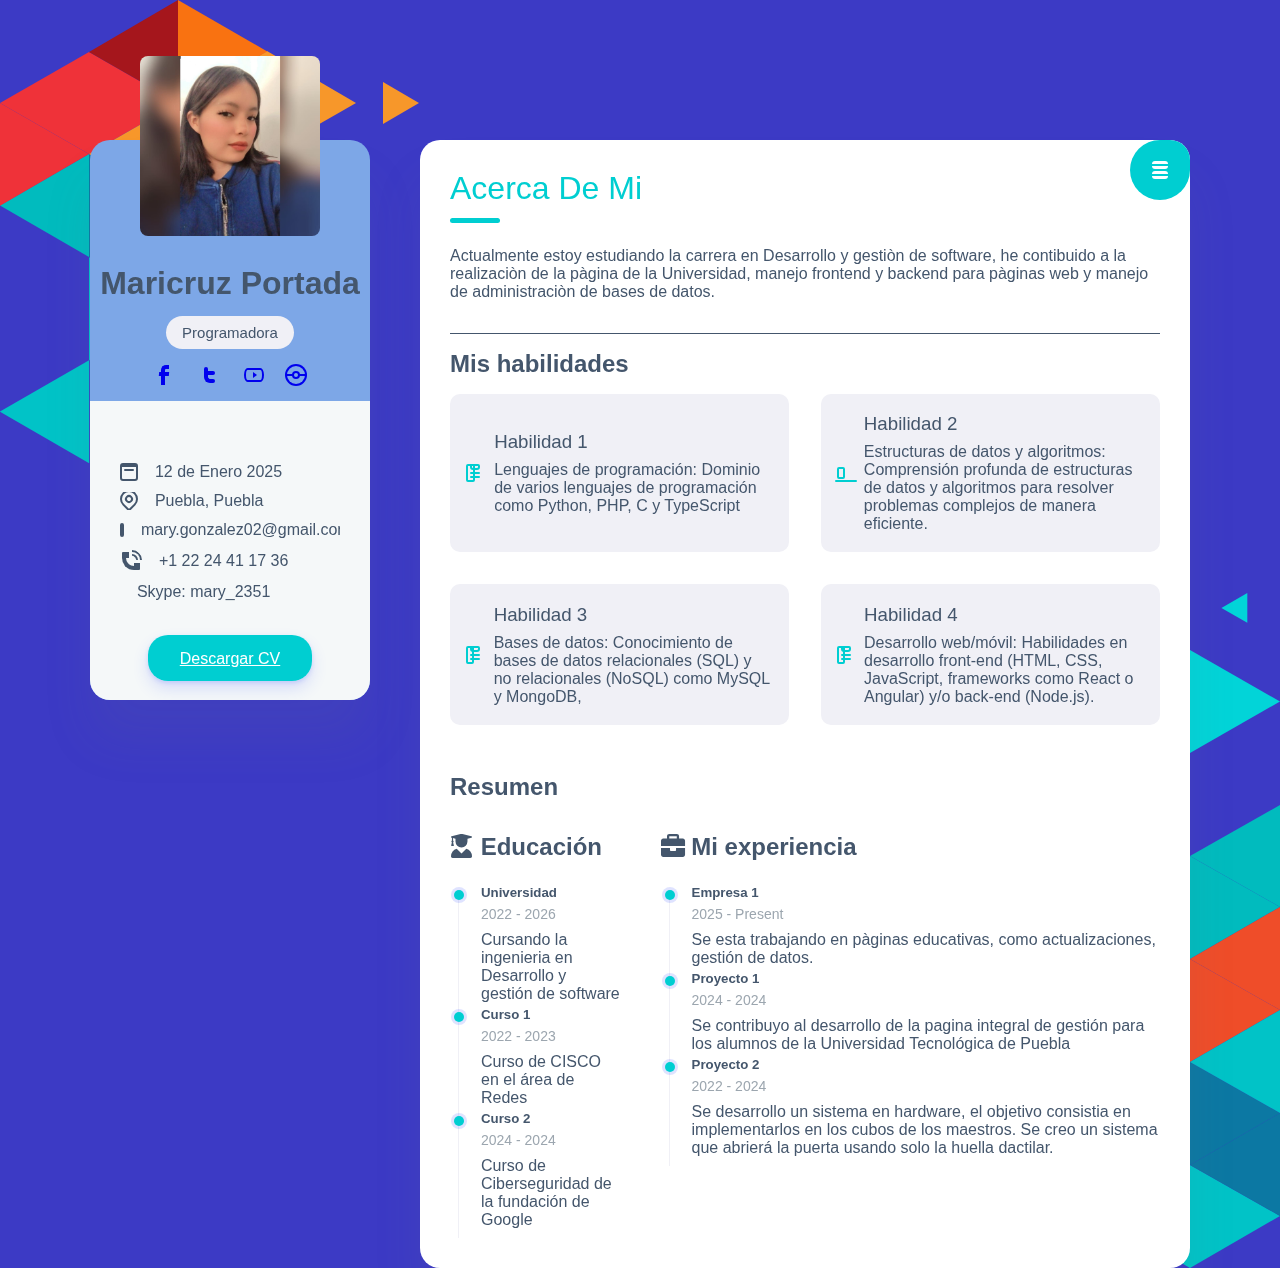
<file: index.html>
<!DOCTYPE html>
<html lang="en">
<head>
    <meta charset="UTF-8">
    <meta name="viewport" content="width=device-width, initial-scale=1.0">
    <title>CV de Maricruz Portada</title>
    <link rel="shortcut icon" href="media/logo.svg" type="image/svg">
    <link rel="stylesheet" href="css/site.css">
    <!-- <link rel="stylesheet" href="css/mobile.css"> -->
    <link href="css/css-gg.css" rel="stylesheet">
    <link href="https://cdnjs.cloudflare.com/ajax/libs/font-awesome/6.0.0-beta3/css/all.min.css" rel="stylesheet">
    <script src="js/site.js"></script>
</head>

<body>
    <div class="main-content">
        <aside>
            <div class="profile">
                <img src="image.jpeg" id="photo-profile" class="my-photo" alt="Foto de perfil de Maricruz Portada">
                <div>
                    <h1 class="title">Maricruz Portada</h1>
                    <div class="badge-profile">Programadora</div>
                    <div class="social">
                        <a href="https://facebook.com" target="_blank"><i class="gg-facebook"></i></a>
                        <a href="https://x.com" target="_blank"><i class="gg-twitter"></i></a>
                        <a href="https://youtube.com" target="_blank"><i class="gg-youtube"></i></a>
                        <a href="https://pokemon.go.com" target="_blank"><i class="gg-pokemon"></i></a>
                    </div>
                </div>
                <div class="info">
                    <ul class="contacts-block">
                        <li class="contacts-block-item"><i class="gg-calendar"></i>&nbsp;&nbsp;12 de Enero 2025</li>
                        <li class="contacts-block-item"><i class="gg-pin"></i>&nbsp;&nbsp;Puebla, Puebla</li>
                        <li class="contacts-block-item"><i class="gg-mail"></i>&nbsp;&nbsp;<a href="mailto:mary.gonzalez02@gmail.com">mary.gonzalez02@gmail.com</a></li>
                        <li class="contacts-block-item"><i class="gg-phone"></i>&nbsp;&nbsp;+1 22 24 41 17 36</li>
                        <li class="contacts-block-item"><i class="gg-skype"></i>&nbsp;&nbsp;<a href="skype:jenny_2318">Skype: mary_2351</a></li>
                    </ul>
                    <a class="btn" href="media/CV_Maricruz Portada González.pdf">Descargar CV</a>
                </div>
            </div>
        </aside>

        <section class="resume">
            <header>
                <div class="menu-circle" onclick="toggleMenu()">
                    <i class="gg-menu-oreos"></i>
                </div>
                <div class="inner-menu js-menu">
                    <ul class="nav">
                        <li class="nav_item"><a class="active" href="index.html">Sobre Mi</a></li>
                        <li class="nav_item"><a href="portafolio.html">Portafolio</a></li>
                    </ul>
                </div>
            </header>
            <div>
                <h2 class="title bordered">Acerca De Mi</h2>
                <p>Actualmente estoy estudiando la carrera en Desarrollo y gestiòn de software, he contibuido a la realizaciòn de la pàgina de la Universidad, manejo frontend y backend para pàginas web y manejo de administraciòn de bases de datos. </p>
            </div>
            <div class="services-content">
                <h2>Mis habilidades</h2>
                <div class="my-services">
                    <div>
                        <span class="gg-clipboard"></span>
                        <div>
                            <h3>Habilidad 1</h3>
                            <p>Lenguajes de programación: Dominio de varios lenguajes de programación como Python, PHP, C y TypeScript</p>
                        </div>
                    </div>
                    <div>
                        <span class="gg-laptop"></span>
                        <div>
                            <h3>Habilidad 2</h3>
                            <p>Estructuras de datos y algoritmos: Comprensión profunda de estructuras de datos y algoritmos para resolver problemas complejos de manera eficiente.</p>
                        </div>
                    </div>
                    <div>
                        <span class="gg-clipboard"></span>
                        <div>
                            <h3>Habilidad 3</h3>
                            <p>Bases de datos: Conocimiento de bases de datos relacionales (SQL) y no relacionales (NoSQL) como MySQL y MongoDB,</p>
                        </div>
                    </div>
                    <div>
                        <span class="gg-clipboard"></span>
                        <div>
                            <h3>Habilidad 4</h3>
                            <p>Desarrollo web/móvil: Habilidades en desarrollo front-end (HTML, CSS, JavaScript, frameworks como React o Angular) y/o back-end (Node.js).</p>
                        </div>
                    </div>
                </div>
            </div>
            <div class="timeline-content">
                <h2>Resumen</h2>
                <div>
                    <div>
                        <h2><i class="fa fa-user-graduate"></i> Educación</h2>
                        <div class="timeline">
                            <article class="timeline_item">
                                <h5 class="title title--h5 timeline_title">Universidad</h5>
                                <span class="timeline_period">2022 - 2026</span>
                                <p class="timeline_description">Cursando la ingenieria en Desarrollo y gestión de software</p>
                            </article>
                            <article class="timeline_item">
                                <h5 class="title title--h5 timeline_title">Curso 1</h5>
                                <span class="timeline_period">2022 - 2023</span>
                                <p class="timeline_description">Curso de CISCO en el área de Redes</p>
                            </article>
                            <article class="timeline_item">
                                <h5 class="title title--h5 timeline_title">Curso 2</h5>
                                <span class="timeline_period">2024 - 2024</span>
                                <p class="timeline_description">Curso de Ciberseguridad de la fundación de Google</p>
                            </article>
                        </div>
                    </div>
                    <div style="margin-left: 40px;">
                        <h2><i class="fa fa-briefcase"></i> Mi experiencia</h2>
                        <div class="timeline">
                            <article class="timeline_item">
                                <h5 class="title title--h5 timeline_title">Empresa 1</h5>
                                <span class="timeline_period">2025 - Present</span>
                                <p class="timeline_description">Se esta trabajando en pàginas educativas, como actualizaciones, gestión de datos.</p>
                            </article>
                            <article class="timeline_item">
                                <h5 class="title title--h5 timeline_title">Proyecto 1</h5>
                                <span class="timeline_period">2024 - 2024</span>
                                <p class="timeline_description">Se contribuyo al desarrollo de la pagina integral de gestión para los alumnos de la Universidad Tecnológica de Puebla</p>
                            </article>
                            <article class="timeline_item">
                                <h5 class="title title--h5 timeline_title">Proyecto 2</h5>
                                <span class="timeline_period">2022 - 2024</span>
                                <p class="timeline_description">Se desarrollo un sistema en hardware, el objetivo consistia en implementarlos en los cubos de los maestros. Se creo un sistema que abrierá la puerta usando solo la huella dactilar.</p>
                            </article>
                        </div>
                    </div>
                </div>
            </div>
        </section>
    </div>
</body>
</html>
</file>
<file: css/site.css>
* {
    margin: 0;
    padding: 0;
    border: 0;
    box-sizing: border-box;
}

:root {
    --colortexto: #44566c;
    /*variable*/
    --backgroundcolor: #ffffff;
    --micolor: #blue;
}

html,
body {
    min-height: 100vh;
    font-family: 'Segoe UI', Tahoma, Geneva, Verdana, sans-serif;
}

body {
    background: rgb(60, 58, 197);
    background-image: url(../media/triangles-top.svg), url(../media/triangles-bottom.svg);
    background-position: left top, right bottom;
    background-repeat: no-repeat;
    background-size: inherit;
    padding-top: 140px;
    color: #44566C;
}

.main-content {
    display: flex;
    max-width: 1400px;
    margin: auto;
}

.profile {
    width: 280px;
    background-color: rgb(125, 167, 231);
    border-radius: 20px;
    box-shadow: 0 2.5rem 3.125rem rgba(103, 118, 128, 0.1) !important;
    text-align: center;
    padding-top: 1.75rem;
    position: fixed;
}

.my-photo {
    border-radius: 8px;
    max-height: 11.25rem;
    max-width: 11.25rem;
    height: 11.25rem;
    width: 11.25rem;
    margin-top: -7rem;
    margin-bottom: 1.5625rem;
    margin-left: auto;
    margin-right: auto;
    transition: all .3s ease-in-out;
}

.title {
    margin-bottom: 0.875rem;
}

.badge-profile {
    background-color: #f0f0f6;
    color: #44566C;
    font-size: 0.9375rem;
    font-weight: 400;
    border-radius: 10rem;
    padding: 0.5rem 1rem;
    display: inline-block;
    text-align: center;
    white-space: nowrap;
    vertical-align: baseline;
}

.social {
    display: flex;
    margin: 1rem auto 1rem auto;
    justify-content: space-evenly;
    max-width: 200px;
    align-items: center;
}

.social i {
    transition: transform 0.3s ease, color 0.3s ease;
}

.social i:hover {
    transform: scale(1.1); /* Aumenta el tamaño del ícono */
    color: darkturquoise; /* Cambia el color al hacer hover */
}

.info {
    background-color: #f5f8f9;
    padding-top: 2rem;
    padding-bottom: 2rem;
    position: relative;
    z-index: 0;
    border-radius: 0 0 20px 20px;
}

.contacts-block {
    list-style: none;
    padding: 1.875rem;
    margin-bottom: 0.5rem;
    overflow: hidden;
}

.contacts-block-item {
    display: flex;
    align-items: center;
    margin-bottom: 0.6875rem;
    overflow: hidden;
    text-overflow: ellipsis;
    white-space: nowrap;
}

.contacts-block i {
    margin-right: 0.5rem;
    transition: transform 0.3s ease, color 0.3s ease;
}

.contacts-block i:hover {
    transform: scale(1.1); /* Aumenta el tamaño del ícono al pasar el mouse */
    color: darkturquoise; /* Cambia el color al hacer hover */
}

.contacts-block-item a {
    color: #44566C;
    text-decoration: none;
    display: flex;
    width: 100%;
    align-items: center;
}

.btn {
    background-color: darkturquoise;
    border-radius: 20px;
    border: 0;
    box-shadow: 0 0.5rem 1rem rgba(48, 76, 253, 0.15), 0 0.125rem 0.25rem rgba(48, 76, 253, 0.15);
    color: #fff;
    cursor: pointer;
    font-size: 1rem;
    font-weight: 400;
    line-height: inherit;
    padding: 0.9375rem 2rem 0.875rem;
    position: relative;
    transition: .4s ease-in-out;
    white-space: nowrap;
}

.btn:hover {
    background-color: turquoise;
}

.resume {
    background-color: white;
    background-color: #fff;
    border-radius: 20px;
    padding: 1.875rem;
    position: relative;
    transition: box-shadow .3s ease-in-out;
    box-shadow: 0 2.5rem 3.125rem rgba(103, 118, 128, 0.1) !important;
    width: 77%;
    margin-left: auto;
}

.portfolio{
    column-count: 3;
    column-gap: 10px;
    row-gap: 12px;
}

.portfolio img{
    max-width: 100%;
}

.modal{
    position: fixed;
    top:0;
    left: 0;
    width: 100%;
    height: 100%;
    padding: 40px 20px;
    background-color: rgba(48, 75, 253, 0.158);
    z-index: 999;
    display: none;
    text-align: center;
}

.modal img{
    max-height: 100%;
    margin: auto;
    max-width: 500px;
}

.modal-content {
    padding: 20px;
    border-radius: 10px;
    box-shadow: 0 4px 8px rgba(190, 10, 10, 0.2);
    display: inline-block;
    text-align: center;
}

.close-btn {
    background-color: red; /* Color de fondo del botón */
    color: white; /* Color del texto */
    border: none;
    padding: 10px 15px;
    border-radius: 5px;
    cursor: pointer;
    font-size: 16px;
    font-weight: bold;
    transition: background-color 0.3s ease;
}

.close-btn:hover {
    background-color: darkred; /* Cambio de color al pasar el mouse */
}

.showModal{
    display: block;
    transition: 0.5s e;
}

.menu-circle {
    background-color: darkturquoise;
    border-radius: 50% 1.25rem 50% 50%;
    color: white;
    display: flex;
    align-items: center;
    justify-content: center;
    height: 3.75rem;
    position: absolute;
    top: 0;
    right: 0;
    width: 3.75rem;
    z-index: 2;
}

.inner-menu {
    display: flex;
    align-items: center;
    justify-content: flex-end;
    height: 3.75rem;
    padding-right: 2rem;
    position: absolute;
    top: 0;
    right: 0;
    z-index: 1;
}

.js-menu {
    width: 80%;
}

.js-menu>.nav {
    list-style: none;
    display: flex;
    width: 0%;
    justify-content: space-evenly;
    background-color: darkturquoise;
    height: 100%;
    align-items: center;
    border-radius: 1.5rem 0 0 1.5rem;
    transition: 0.5s ease-in-out;
}

.js-menu.active>.nav {
    width: 70%;
}

.nav a {
    color: white;
    font-weight: 500;
    text-decoration: none;
    opacity: 0;
}

.js-menu.active>.nav a {
    opacity: 1;
    transition: 0.7s ease-in-out;
}

.nav a:hover {
    text-decoration: underline;
}

h2.title {
    color: darkturquoise;
    font-size: 2rem;
    font-weight: 500;
    position: relative;
    margin-bottom: 2.5rem;
}

.bordered::before {
    content: '';
    background-color: darkturquoise;
    border-radius: 0.5rem;
    height: 0.3125rem;
    position: absolute;
    bottom: -1rem;
    left: 0;
    width: 3.125rem;
    z-index: 1;
}

.services-content {
    border-top: 1px solid #44566C;
    margin-top: 2rem;
    padding-top: 1rem;
}

.my-services {
    display: grid;
    grid-template-columns: 1fr 1fr;
    column-gap: 2rem;
    row-gap: 2rem;
    margin-top: 1rem;
}

.my-services>div {
    align-items: center;
    background-color: #F0F0F6;
    border-radius: 10px;
    display: flex;
    padding: 1.2rem 1rem;
}

.my-services>div span {
    color: darkturquoise;
    font-size: 40px;
    margin-right: 1.2rem;
}

.my-services h3 {
    font-weight: 500;
    margin-bottom: 0.5rem;
}

.my-services p {
    margin-bottom: 0;
}

.timeline-content {
    margin-top: 3rem;
}

.timeline-content>div {
    margin-top: 2rem;
    display: flex;
}

.timeline-content>div>div {
    flex-grow: 1;
}

.timeline {
    margin-top: 1.8125rem;
    padding-left: 0.5rem;
}

.timeline_item {
    border-left-color: #F0F0F6;
    border-left-width: 1px;
    border-left-style: solid;
    padding-bottom: 0.5625rem;
    padding-left: 1.375rem;
    position: relative;
}

.timeline_item::before {
    content: '';
    background-color: darkturquoise;
    box-shadow: 0 0 0 0.1875rem rgba(48, 75, 253, 0.158);
    border-radius: 50%;
    position: absolute;
    top: 0;
    left: -0.3125rem;
    height: 0.625rem;
    width: 0.625rem;
}

.timeline_title {
    margin-bottom: 0;
    position: relative;
    top: -0.3125rem;
}

.title -- h5 {
    font-size: 1rem;
}

.timeline_period {
    color: #9ca6af;
    font-size: 0.875rem;
}

.timeline_description {
    margin-top: 0.5rem;
}

footer {
    padding: 2rem;
    text-align: center;
}

@media(max-width:1400px) {
    .main-content {
        max-width: 1100px;
    }

    .resume {
        width: 70%;
    }
}

@media(max-width:940px) {
    .main-content {
        max-width: 700px;
    }

    .resume {
        width: 55%;
    }

    .my-services {
        grid-template-columns: auto;
    }

    .timeline-content>div {
        flex-direction: column;
    }
}

@media(max-width:768px) {
    body {
        padding-left: 1rem;
        padding-right: 1rem;
    }

    .main-content {
        max-width: 100%;
        flex-direction: column;
    }

    .profile {
        position: initial;
        width: 100%;
        margin-bottom: 2rem;
    }

    .resume {
        margin: unset;
        width: 100%;
    }
}
</file>
